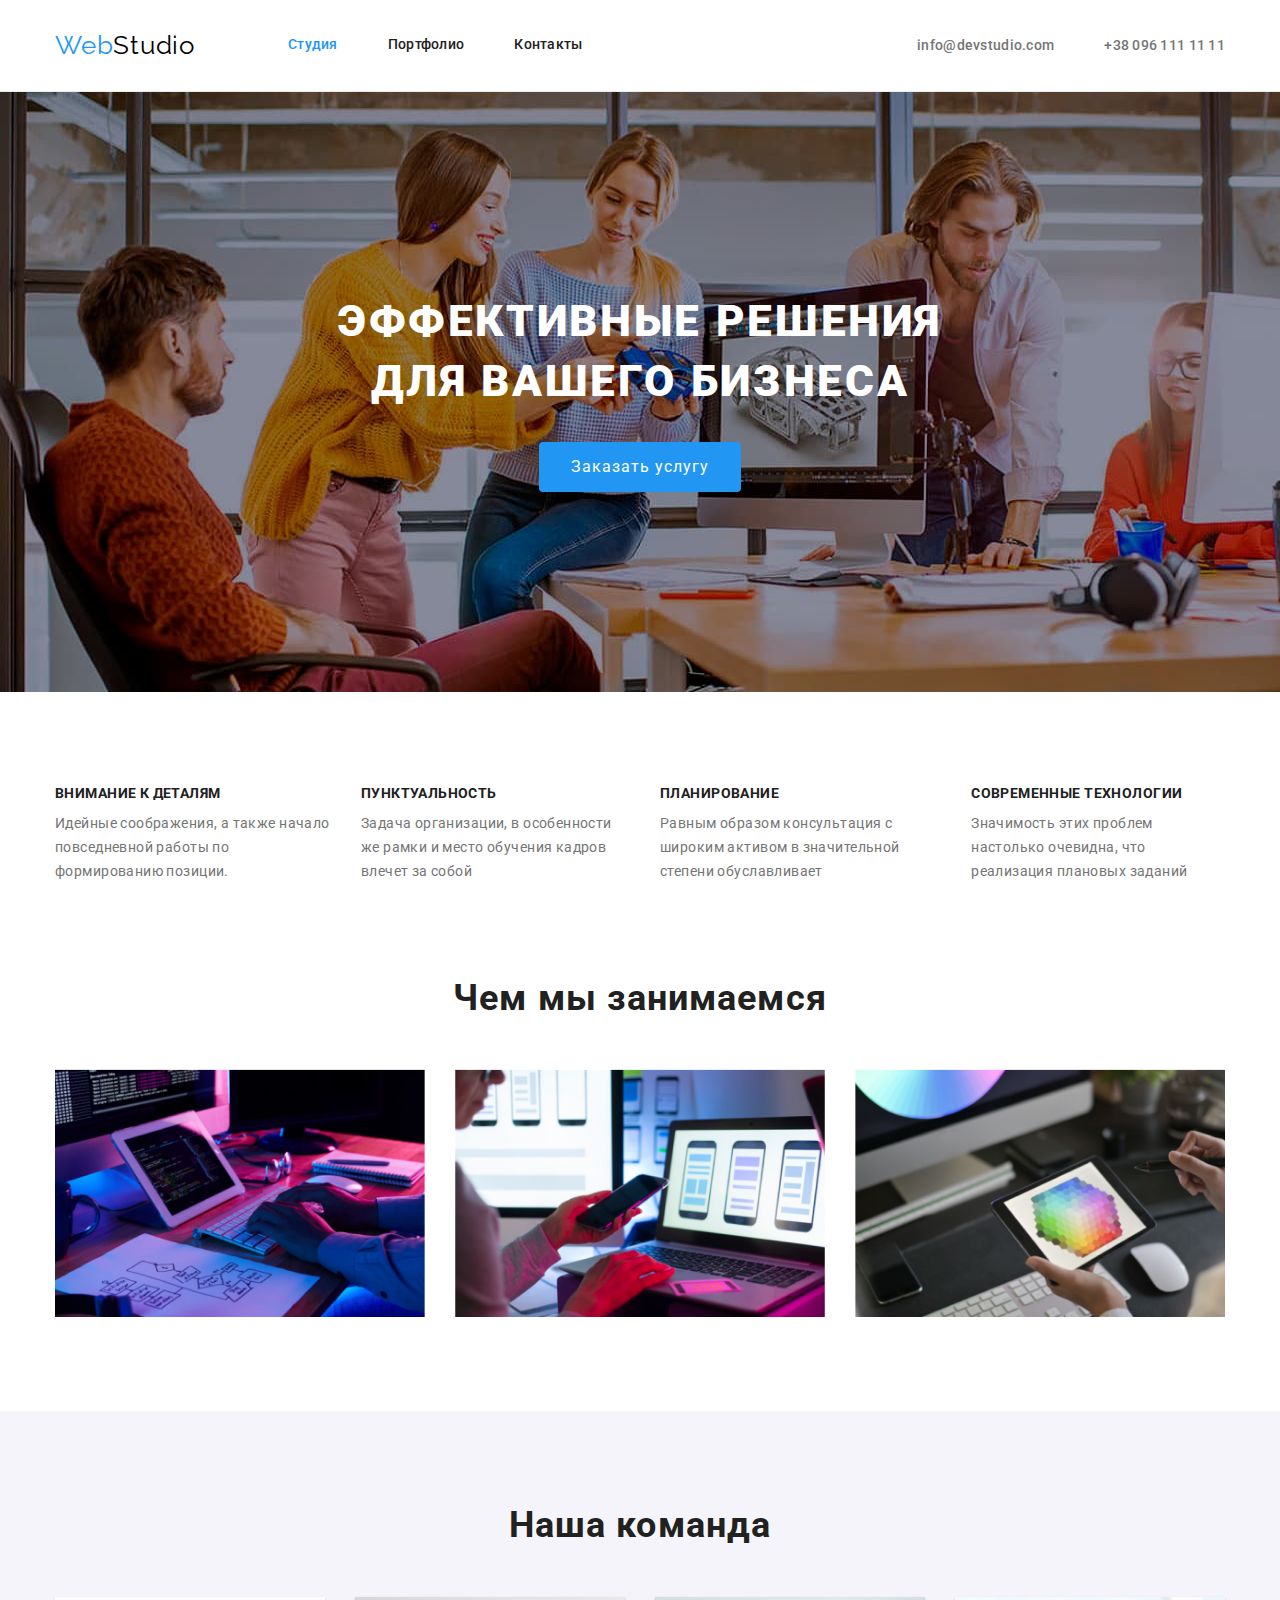
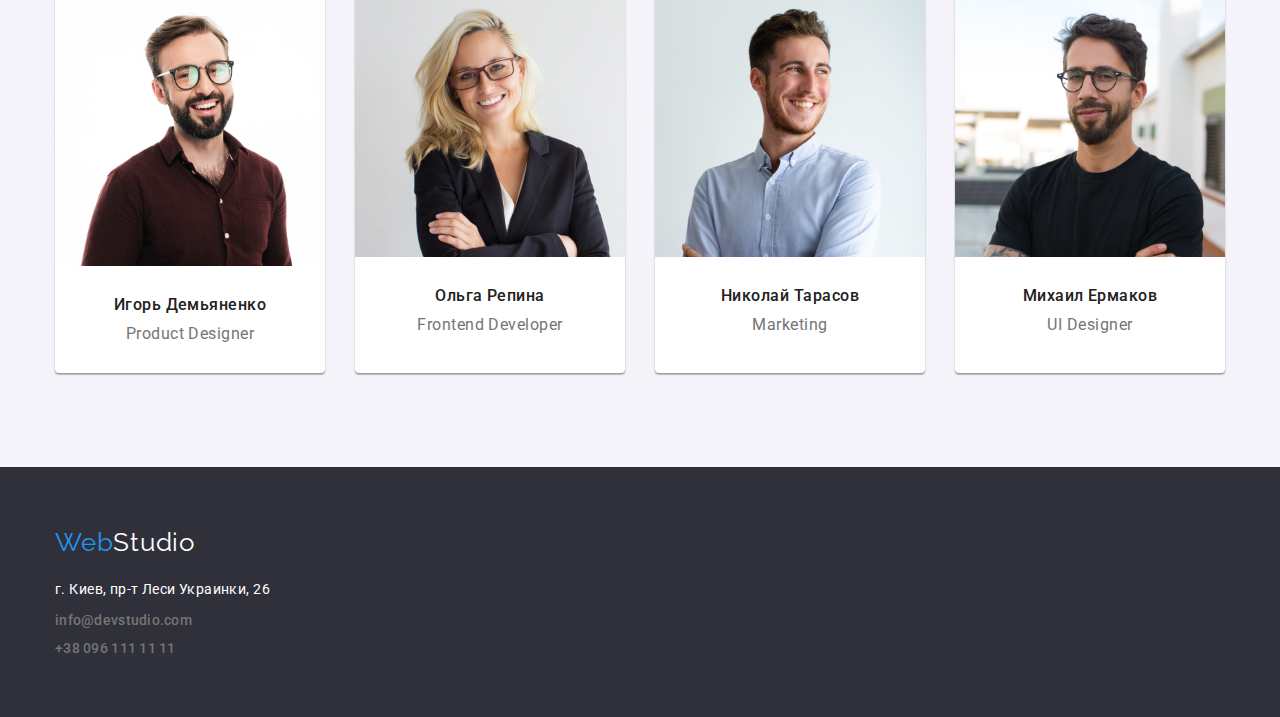
<file: index.html>
<!DOCTYPE html>
<html lang="en">
<head>
    <meta charset="UTF-8">
    <meta http-equiv="X-UA-Compatible" content="IE=edge">
    <meta name="viewport" content="width=device-width, initial-scale=1.0">
    <title>WebStudio</title>
    <link href="https://fonts.googleapis.com/css2?family=Raleway:wght@700&family=Roboto:wght@400;500;700;900&display=swap"
        rel="stylesheet">
        <link rel="stylesheet" href="https://cdnjs.cloudflare.com/ajax/libs/modern-normalize/1.1.0/modern-normalize.min.css">
    <link rel="stylesheet" href="./css/styles.css">
</head>
<body> 
    
    <!--Шапка сайта-->
   
   
    <header class="page-header">
     <div class="container">
        <nav class="main-nav">
      <!-- логотип -->
           <a href="./index.html" class="logo">Web<span class="logo-header">Studio</span></a>
            <!-- навигацыя шапки -->
            <ul class="site-nav-list">
                <li class="item"><a href="./index.html" class="link current">Студия</a></li>
                <li class="item"><a href="./portfolio.html" class="link">Портфолио</a></li>
                <li class="item"><a href="" class="link">Контакты</a></li>
            </ul>
        </nav>
            <!-- контакты -->
            <ul class="auth-nav-list">
                <li class="item"><a href="mailto:info@devstudio.com" class="auth-link">info@devstudio.com</a></li>
                <li class="item"><a href="tel:+380961111111" class="auth-link">+38 096 111 11 11</a></li>
            </ul>
    
    </div>
        </header>
  

     <!-- уникальный контент -->
    <main> 
        <!--Герой-->
        
    <section class="hero">
            <div class="сontainer">
                <h1 class="hero-title">Эффективные решения <br> для вашего бизнеса</h1>
            
                <button type="button" class="button-primery">Заказать услугу</button>   
            </div>
    </section> 
    
    
    <!--Пpеймущества-->
    
    <section class="section">
        <div class="container">
        <h2 class="visually-hidden ">Наши преймущества</h2>
        
            <ul class="feature-list">
                <li class="item">
                     <h3 class="section-title">Внимание к деталям</h3>
                     <p class="section-text">Идейные соображения, а также  начало повседневной работы по формированию позиции.</p>
                </li>
                 <li class="item">
                    <h3 class="section-title">Пунктуальность</h3>
                     <p class="section-text">Задача организации, в особенности  же рамки и место обучения кадров  влечет за собой</p>
                </li>
                <li class="item">
                    <h3 class="section-title">Планирование</h3>
                    <p class="section-text">Равным образом консультация с  широким активом в значительной  степени обуславливает</p>
                </li>
                <li class="item">
                   <h3 class="section-title">Современные технологии</h3>
                    <p class="section-text">Значимость этих проблем настолько  очевидна, что реализация плановых  заданий</p>
                </li>
            </ul>
        </div>
    </section>
    
  
    <!-- наши работы -->
   
<section class="section-development">
    
<div class="container">
        <h2 class="development">Чем мы занимаемся</h2>
    
            <ul class="photo-list">
                 <li class="item">
                <img width="370" src="./webstudio-version2.1copy/box1.png" alt="Пример работ"></li>
                 
                 <li class="item">
                <img width="370" src="./webstudio-version2.1copy/box2.png" alt="Пример работ"></li>    
                 
                 <li class="item">
                <img width="370" src="./webstudio-version2.1copy/box3.png" alt="Пример работ"></li>
               
            </ul>
    </div>
</section>
    
    
    <!-- наша команда -->
   
    <section class="section-command">
        <div class="container">
                    <h2 class="command">Наша команда</h2>
          <ul class="photo-card">
              <li class="item">
                <img width="270" src="./webstudio-version2.1copy/img(3).jpg" alt="фото">
            <div class="card-item">
                  <h3 class="name">Игорь Демьяненко</h3>
                  <p class="profession">Product Designer</p>
            </div>
               </li>
           
               <li class="item">
                <img width="270" src="./webstudio-version2.1copy/img.jpg" alt="фото">
                <div class="card-item">
                  <h3 class="name">Ольга Репина</h3>
                  <p class="profession">Frontend Developer</p>
                </div>
               </li>
               <li class="item">
                <img width="270" src="./webstudio-version2.1copy/img(2).jpg" alt="фото">
                <div class="card-item">
                <h3 class="name">Николай Тарасов</h3>
                <p class="profession">Marketing</p>
                </div>
               </li>
               <li class="item">
                <img width="270" src="./webstudio-version2.1copy/img(1).jpg" alt="фото">
                <div class="card-item">
                <h3 class="name">Михаил Ермаков</h3>
                <p class="profession">UI Designer</p>
                </div>
               </li>
         </ul>
        </div>
    </section>
    
    
    </main>
    <!-- подвал сайта -->
   
    <footer class="footer-page">
        <div class="container">
        
    
            <!-- логотип -->
    
            <a href="./index.html" class="logo">Web<span class="logo-footer">Studio</span></a>
    
            <address>
    
                <ul class="footer-nav-list">
                    <!-- навигацыя гугл -->
                    <li class="item"><a href="https://www.google.com/maps/place/%D0%B1%D1%83%D0%BB%D1%8C%D0%B2%D0%B0%D1%80+%D0%9B%D0%B5%D1%81%D1%96+%D0%A3%D0%BA%D1%80%D0%B0%D1%97%D0%BD%D0%BA%D0%B8,+26,+%D0%9A%D0%B8%D1%97%D0%B2,+02000/@50.4265807,30.5361971,17z/data=!3m1!4b1!4m5!3m4!1s0x40d4cf0e033ecbe9:0x57a4dffefec77da0!8m2!3d50.4265807!4d30.5383858"
                            target="blank" class="geolocation">г. Киев, пр-т Леси Украинки, 26</a></li>
                    <!-- контакты -->
                    <li class="item"><a href="mailto:info@devstudio.com" class="auth-link">info@devstudio.com</a></li>
                    <li class="item"><a href="tel:+380961111111" class="auth-link">+38 096 111 11 11</a></li>
    
                </ul>
    
            </address>
    </div>
        </footer>
       
   
   
</body>
</html>
</file>
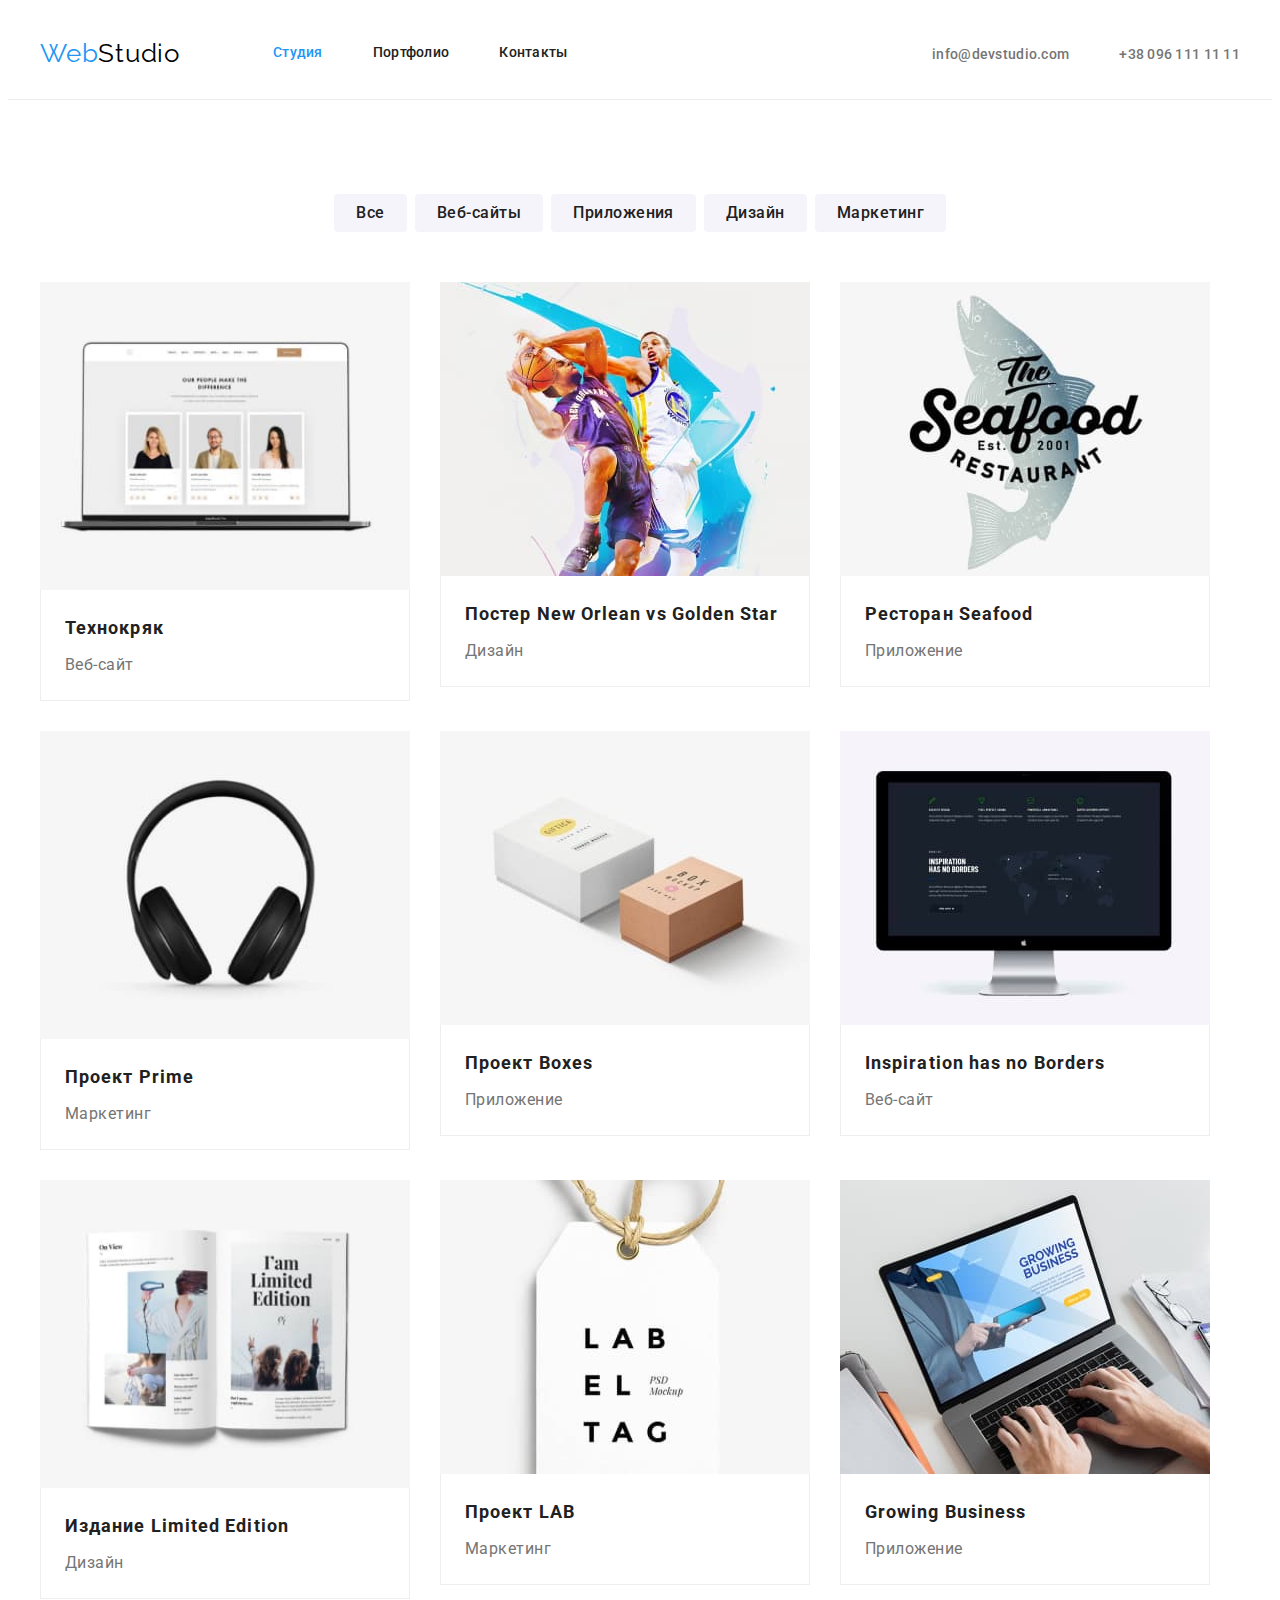
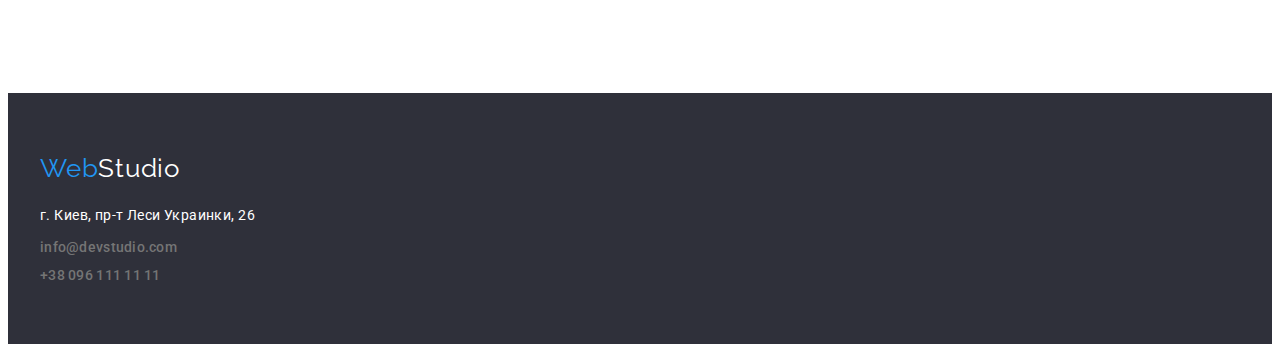
<file: portfolio.html>
<!DOCTYPE html>
<html lang="en">

<head>
    <meta charset="UTF-8">
    <meta http-equiv="X-UA-Compatible" content="IE=edge">
    <meta name="viewport" content="width=device-width, initial-scale=1.0">
    <title>WebStudio</title>
    <link href="https://fonts.googleapis.com/css2?family=Raleway:wght@700&family=Roboto:wght@400;500;700;900&display=swap"
    rel="stylesheet">
    <link rel="stylesheet" href="./css/styles.css">
</head>
<body>
 
<header class="page-header">
    <div class="container">
        <nav class="main-nav">
            <!-- логотип -->
            <a href="./index.html" class="logo">Web<span class="logo-header">Studio</span></a>
            <!-- навигацыя шапки -->
            <ul class="site-nav-list">
                <li class="item"><a href="./index.html" class="link current">Студия</a></li>
                <li class="item"><a href="./portfolio.html" class="link">Портфолио</a></li>
                <li class="item"><a href="" class="link">Контакты</a></li>
            </ul>
        </nav>
        <!-- контакты -->
        <ul class="auth-nav-list">
            <li class="item"><a href="mailto:info@devstudio.com" class="auth-link">info@devstudio.com</a></li>
            <li class="item"><a href="tel:+380961111111" class="auth-link">+38 096 111 11 11</a></li>
        </ul>

    </div>
</header>


<main>
    <!-- герой -->
    
    <section class="section">
       
        <!-- список снопок -->
        <div class="container">
     
    <ul class="button-list">
        <li class="item"><button type="button" class="button-secondary" lang="ru">Все</button></li>
        <li class="item"><button type="button" class="button-secondary" lang="ru">Веб-сайты</button></li>
        <li class="item"><button type="button" class="button-secondary" lang="ru">Приложения</button></li>
        <li class="item"><button type="button" class="button-secondary" lang="ru">Дизайн</button></li>
        <li class="item"><button type="button" class="button-secondary" lang="ru">Маркетинг</button></li>
       
    </ul>
    
            
    <!-- наши работы -->
    <h1 class="visually-hidden">Наши проекты</h1>
    
        <ul class="project">
            <li class="item">
                <a href=""><img src="./img-home-work2/img1.jpg" alt="Технокряк" width="370" height="294">
                <div class="card-project">
                    <h2 class="card-title">Технокряк</h2>
                    <p class="card-text">Веб-сайт</p>
                </div></a>
              
            </li>
            <li class="item">
                <a href=""><img src="./img-home-work2/img(1).jpg" alt="Постер New Orlean vs Golden Star"
                 width="370"
                 height="294">
                 <div class="card-project">
                    <h2 class="card-title">Постер New Orlean vs Golden Star</h2>
                    <p class="card-text">Дизайн</p>
                </div></a>
                
            </li>
            <li class="item">
                <a href=""><img src="./img-home-work2/img(2).jpg" alt="Ресторан Seafood" width="370" height="294">
                <div class="card-project">
                 <h2 class="card-title">Ресторан Seafood</h2>
                 <p class="card-text">Приложение</p>
                </div></a>
            </li>
            <li class="item">
                <a href=""><img src="./img-home-work2/img(3).jpg" alt="Проект Prime" width="370" height="294">
                <div class="card-project">
                 <h2 class="card-title">Проект Prime</h2>
                 <p class="card-text">Маркетинг</p>
                </div></a>
            </li>
            <li class="item">
                <a href=""><img src="./img-home-work2/img.jpg" alt="Проект Boxes"
                width="370"
                 height="294">
                <div class="card-project">
                 <h2 class="card-title">Проект Boxes</h2>
                 <p class="card-text">Приложение</p>
                </div></a>
            </li>
            <li class="item">
                <a href=""><img src="./img-home-work2/img(5).jpg" alt="Inspiration has no Borders"
                 width="370"
                 height="294">
                <div class="card-project">
                 <h2 class="card-title">Inspiration has no Borders</h2>
                 <p class="card-text">Веб-сайт</p>
                </div></a>
            </li>
            <li class="item">
                <a href=""><img src="./img-home-work2/img(6).jpg" alt="Издание Limited Edition" width="370" height="294">
                <div class="card-project">
                 <h2 class="card-title">Издание Limited Edition</h2>
                 <p class="card-text">Дизайн</p>
                </div></a>
            </li>
            <li class="item">
                <a href=""><img src="./img-home-work2/img(7).jpg" alt="Проект LAB" width="370" height="294">
                <div class="card-project">
                 <h2 class="card-title">Проект LAB</h2>
                 <p class="card-text">Маркетинг</p>
                </div></a>
            </li>
            <li class="item">
                <a href=""><img src="./img-home-work2/img(8).jpg" alt="Growing Business" width="370" height="294">
                <div class="card-project">
                 <h2 class="card-title">Growing Business</h2>
                 <p class="card-text">Приложение</p>
                </div></a>
            </li>

        </ul>
        </div>
    </section>
    </main>

<footer class="footer-page">
    <div class="container">


        <!-- логотип -->

        <a href="./index.html" class="logo">Web<span class="logo-footer">Studio</span></a>

        <address>

            <ul class="footer-nav-list">
                <!-- навигацыя гугл -->
                <li class="item"><a
                        href="https://www.google.com/maps/place/%D0%B1%D1%83%D0%BB%D1%8C%D0%B2%D0%B0%D1%80+%D0%9B%D0%B5%D1%81%D1%96+%D0%A3%D0%BA%D1%80%D0%B0%D1%97%D0%BD%D0%BA%D0%B8,+26,+%D0%9A%D0%B8%D1%97%D0%B2,+02000/@50.4265807,30.5361971,17z/data=!3m1!4b1!4m5!3m4!1s0x40d4cf0e033ecbe9:0x57a4dffefec77da0!8m2!3d50.4265807!4d30.5383858"
                        target="blank" class="geolocation">г. Киев, пр-т Леси Украинки, 26</a></li>
                <!-- контакты -->
                <li class="item"><a href="mailto:info@devstudio.com" class="auth-link">info@devstudio.com</a></li>
                <li class="item"><a href="tel:+380961111111" class="auth-link">+38 096 111 11 11</a></li>

            </ul>

        </address>
    </div>
</footer>
    
</body>
</html>
</file>
<file: css/styles.css>
:root {
  --primary-text-color: #212121;
  --title-text-color: #757575;
  --accent-color: #2196f3;
  --primery-bg-color: #f5f4fa;
  --header-logo-color: #000;
  --footer-logo-color: #fff;
  --footer-bg-color: #2f303a;
}
/* основной фон */
body {
  color: var(--primary-text-color);
  font-family: Roboto, sans-serif;
  letter-spacing: 0.03em; 
}
a {
  text-decoration: none;
}
/* контейнер */
.container {
  width: 1200px;
  margin-left: auto;
  margin-right: auto;
  padding-left: 15px;
  padding-right: 15px;
}
.section {
  padding-top: 94px;
  padding-bottom: 94px;
}
.section-development {
  padding-bottom: 94px;
}
/* логотип */
.page-header {
  border-bottom: 1px solid #ECECEC;;
}
.page-header .container {
  display: flex;
  align-items: center;
  padding-top: 30px;
  padding-bottom: 30px;
}

.logo {
  color: var(--accent-color);
  font-family: Raleway, sans-serif;
  font-size: 26px;
  line-height: 1.19;
  letter-spacing: 0.03em;
  text-decoration: none;
}
.logo-header {
  color: var(--header-logo-color);
}
.main-nav {
  display: flex;
  align-items: center;
  vertical-align: middle;
}

/* навигацыя хедера */
.site-nav-list {
  display: flex;
  margin-left: 93px;
}
.site-nav-list .item {

  margin-right: 50px;
}
.site-nav-list .item:last-child {
  margin-right: 0;
}
.auth-nav-list {
  display: flex;
  margin-left: auto;
  justify-content: flex-end;
  
}
.auth-nav-list .item +.item {

  margin-left: 50px;
}
/* ссылки */
.auth-link {
  font-family: Roboto, sans-serif;
  font-style: normal;
  color: var(--title-text-color);
  font-weight: 500;
  font-size: 14px;
  line-height: 1.14;
  letter-spacing: 0.02em;
  text-decoration: none;
}
/* состояние наведения */
.auth-link:hover {
  color: var(--accent-color);
}

/* состояние в фокусе */
.auth-link:focus {
  color: var(--accent-color);
}
/* навигацыя сайта */
.link {
  display: block;
  color: var(--primary-text-color);
  font-weight: 500;
  font-size: 14px;
  line-height: 1.14;
  letter-spacing: 0.02em;
  text-decoration: none; 
}
/* состояние наведения */
.link:hover {
  color: var(--accent-color);
}
.link.current{
  color: var(--accent-color);
  display: block;
}

/* состояние в фокусе */
.link:focus {
  color: var(--accent-color);
}
/* герой */
.hero {
  background-color: var(--header-logo-color);
 background-image: url(../img-home-work2/Img9.jpg);
  text-align: center;
  height: 600px;
  padding-top: 200px;
  padding-bottom: 200px; 
}
.hero-title {
  color: var(--footer-logo-color);
  font-weight: 900;
  font-size: 44px;
  line-height: 1.36;
  letter-spacing: 0.06em;
  text-transform: uppercase;
  margin-bottom: 30px;
}
/* кнопка веб студии */
.button-primery {
  cursor: pointer;
  color: #fff;
  background-color: var(--accent-color);
  font-size: 16px;
  line-height: 1.87;
  letter-spacing: 0.06em;
  border-radius: 4px;
  border: transparent;
  padding-top: 10px;
  padding-bottom: 10px;
  padding-left: 32px;
 padding-right: 32px; 
}
.feature-list {
  display: flex;

}
.feature-list .item {
  margin-right: 30px;

}
.feature-list .item:last-child {
  margin-right: 0px;
}

.section-title {
  color: var(--primary-text-color);
  font-family: 'Roboto';
  font-style: normal;
  font-weight: 700;
  font-size: 14px;
  line-height: 1.14;
  letter-spacing: 0.03em;
  text-transform: uppercase;
  margin-bottom: 10px;

}

.section-text {
  color: var(--title-text-color);
  font-family: Roboto;
  font-size: 14px;
  line-height: 1.71;
  letter-spacing: 0.03em;
  margin-top: 0;
}

/* чем мы занимаемся */
.development {
  font-size: 36px;
  line-height: 1.16;
  text-align: center;
  letter-spacing: 0.03em;
  margin-bottom: 50px;
}
img {
  display: block;
  max-width: 100%;
  height: auto;
}
.photo-list {
  display: flex;
}
.photo-list .item {
  margin-right: 30px;
}
.photo-list .item:last-child {
  margin-right: 0px;
}
.photo-card {
  display: flex;
}

.photo-card .item {
  background-color: var(--footer-logo-color);
    margin-right: 30px;
    box-shadow: 0px 1px 3px rgba(0, 0, 0, 0.12),
    0px 1px 1px rgba(0, 0, 0, 0.14),
    0px 2px 1px rgba(0, 0, 0, 0.2);
    border-radius: 0px 0px 4px 4px;
}
.photo-card .item:last-child{
  margin-right: 0;
}
/* наша команда */
.section-command {
  background-color: var(--primery-bg-color);
  padding-top: 94px;
  padding-bottom: 94px;
}
.command {
  font-size: 36px;
  line-height: 1.16;
  text-align: center;
  letter-spacing: 0.03em;
  margin-bottom: 50px;
}
.card-item {
  padding-top: 30px;
  padding-bottom: 30px;
}

/* имя сотрудника */
.name {
  font-weight: 500;
  font-size: 16px;
  line-height: 1.18;
  margin-bottom: 10px;
  text-align: center;
}

/* должность */
.profession {
  color: var(--title-text-color);
  font-size: 16px;
  line-height: 1.18;
  letter-spacing: 0.03em;
  text-align: center;
}

.project {
  display: flex;
  flex-wrap: wrap;
 
}
.project .item {
  margin-right: 30px;
  margin-bottom: 30px;
}

.card-project {
 padding-top: 20px;
 padding-bottom: 20px;
 padding-left: 24px;
 padding-right: 24px;
  border-bottom: 1px solid #EEEEEE;
  border-left: 1px solid #EEEEEE;
  border-right: 1px solid #EEEEEE;
}
.project .item:nth-child(3n) {
  margin-right: 0;
}
.project .item:nth-last-child(-n+3) {
  margin-bottom: 0;
}

.logo-footer {
  color: var(--footer-logo-color);
}

/* список */
ul {
  list-style: none;
    margin: 0;
    padding: 0;
}

p,
h1,
h2,
h3,
h4,
h5,
h6 {
  margin: 0;
  padding: 0;
}
.visually-hidden {
  position: absolute;
  white-space: nowrap;
  width: 1px;
  height: 1px;
  overflow: hidden;
  border: 0;
  padding: 0;
  clip: rect(0 0 0 0);
  clip-path: inset(50%);
  margin: -1px;
}

.geolocation {
  font-family: Roboto;
  font-style: normal;
  font-weight: normal;
  color: var(--footer-logo-color);
  font-size: 14px;
  line-height: 1.71;
  letter-spacing: 0.03em;
  text-decoration: none;
}

/* кнопки портфолио */
.button-secondary {
  display: inline-block;
  padding: 6px 22px;
  min-width: 73px;
  cursor: pointer;
  color: var(--primary-text-colora);
  background-color: var(--primery-bg-color);
  font-family: Roboto;
  font-weight: 500;
  font-size: 16px;
  line-height: 1.62;
  letter-spacing: 0.03em;
  border-radius: 4px;
  text-align: center;
  border: transparent;
}
.button-list {
  display: flex;
  justify-content: center;
  margin-bottom: 50px;
}
.button-list .item {
  margin-right: 8px;
}
.button-list .item:last-child{
  margin-right: 0;
}

/* состояние ховер */
.button-secondary:hover {
  color: #fff;
  background-color: var(--accent-color);
}
/* состояние фокус */
.button-secondary:focus {
  color: #fff;
  background-color: var(--accent-color);
}
.card-title {
  font-size: 18px;
  line-height: 2;
  letter-spacing: 0.06em;
  margin-bottom: 4px;
  color: var(--primary-text-color);
}
.card-text {
  color: var(--title-text-color);
  font-size: 16px;
  line-height: 1.87;
  letter-spacing: 0.03em;
}
.footer-page {
  background-color: var(--footer-bg-color);
  padding-top: 60px;
  padding-bottom: 60px;
}
.footer-nav-list {
  margin-top: 20px;
}
.footer-nav-list .item {
  margin-bottom: 9px;
}
.footer-nav-list .item:last-child{
  margin-bottom: 0px;
}
</file>
